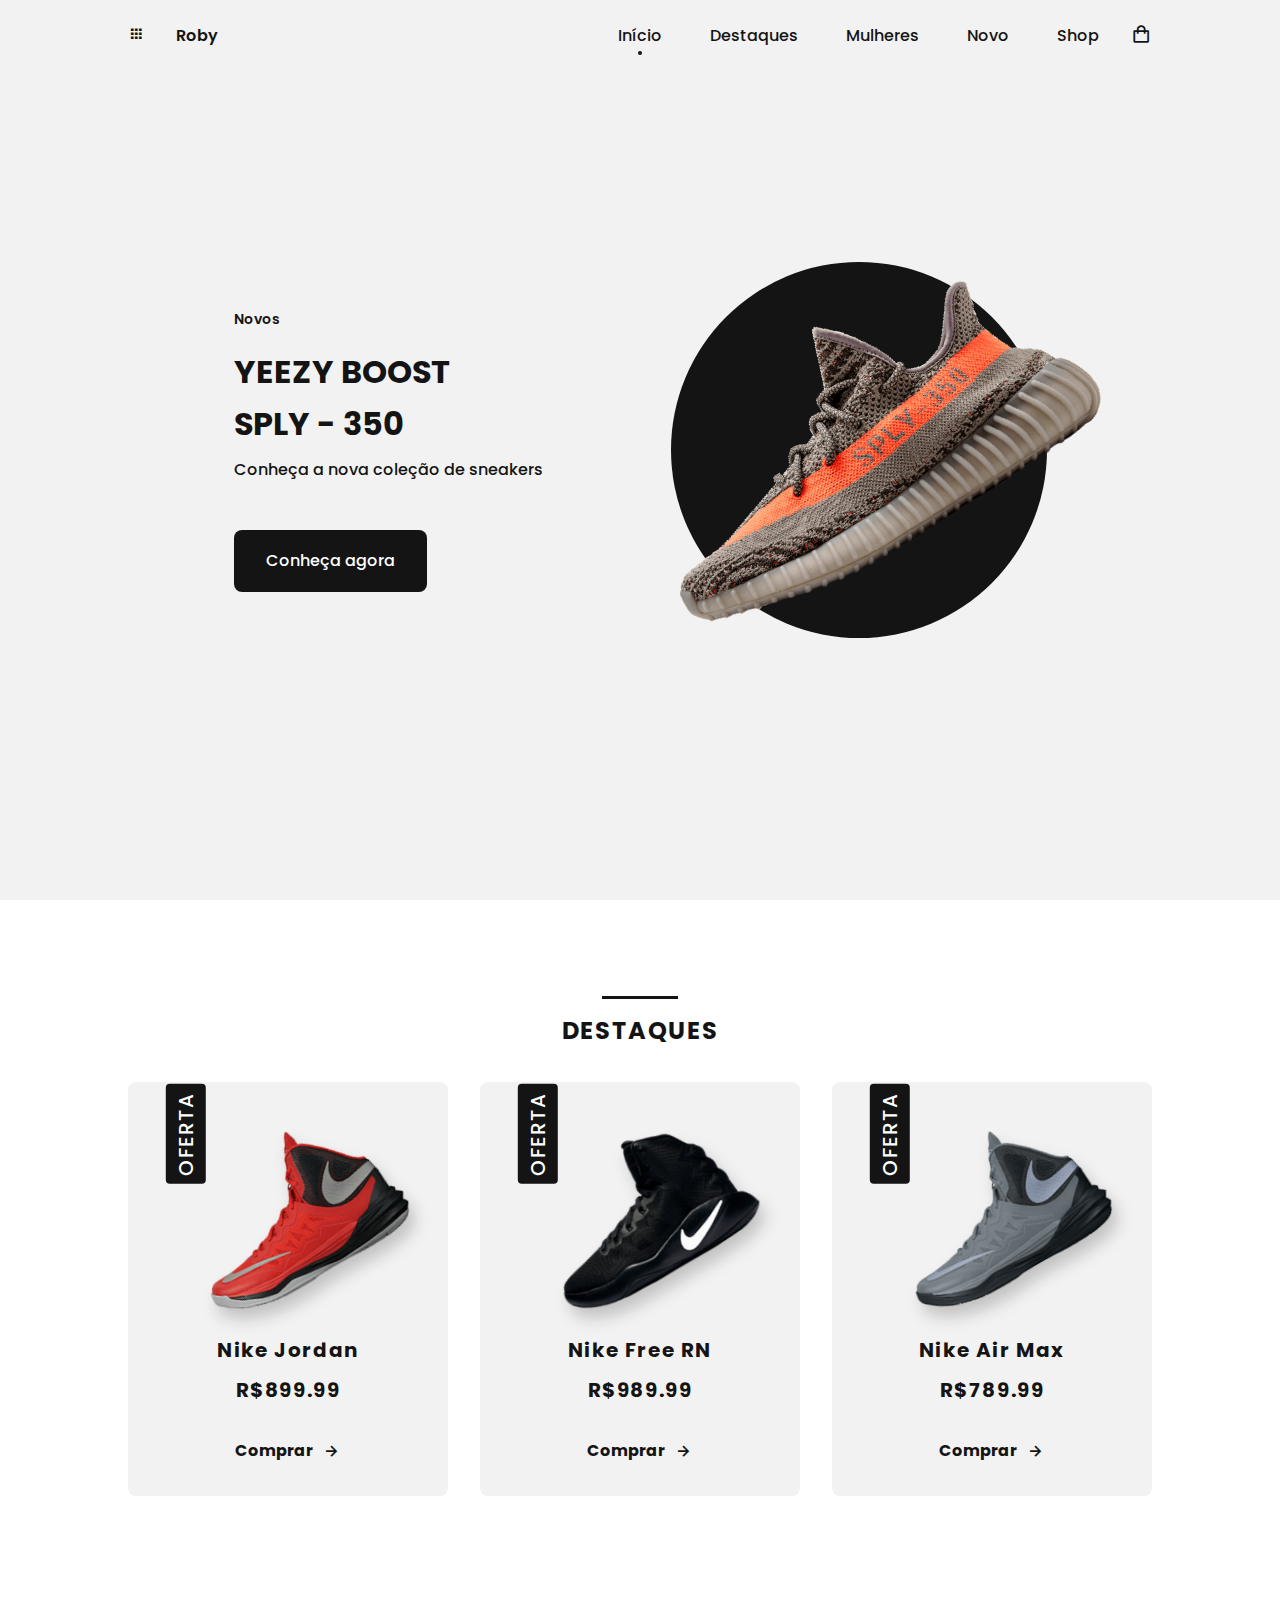
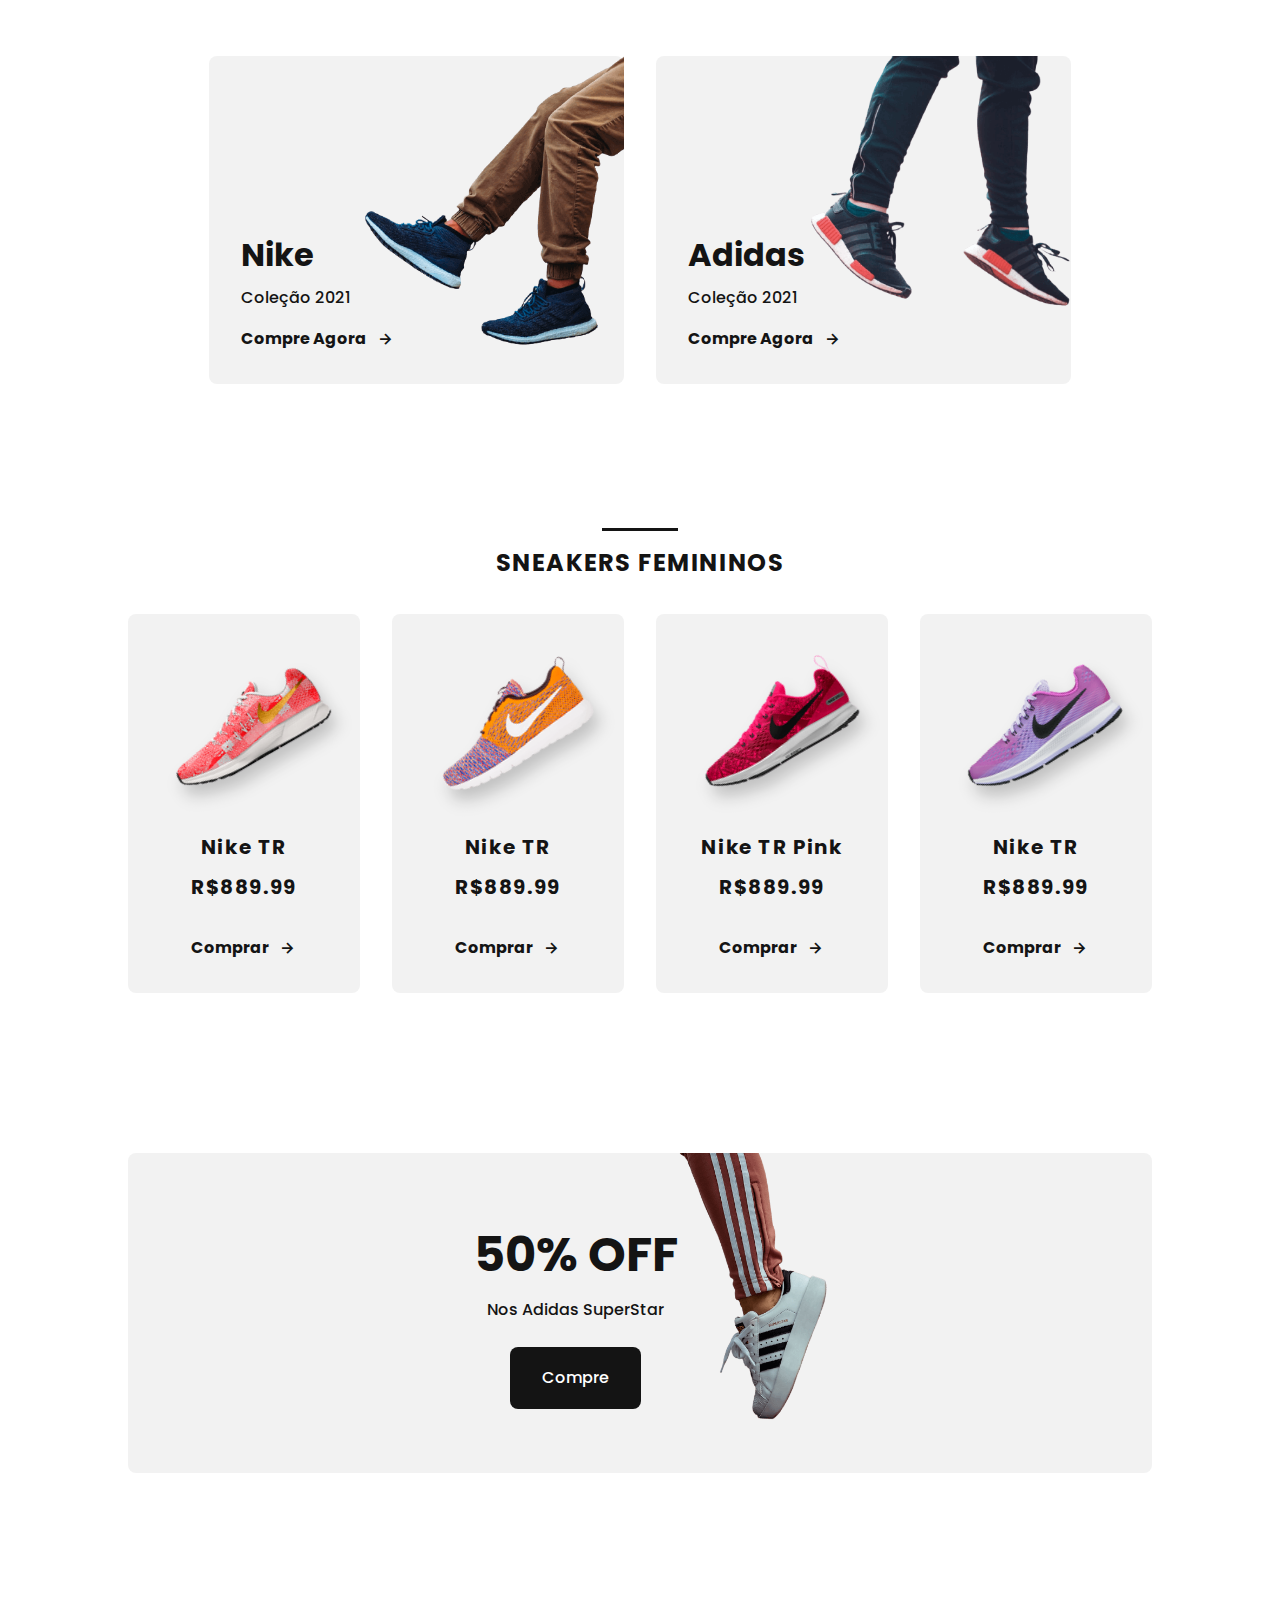
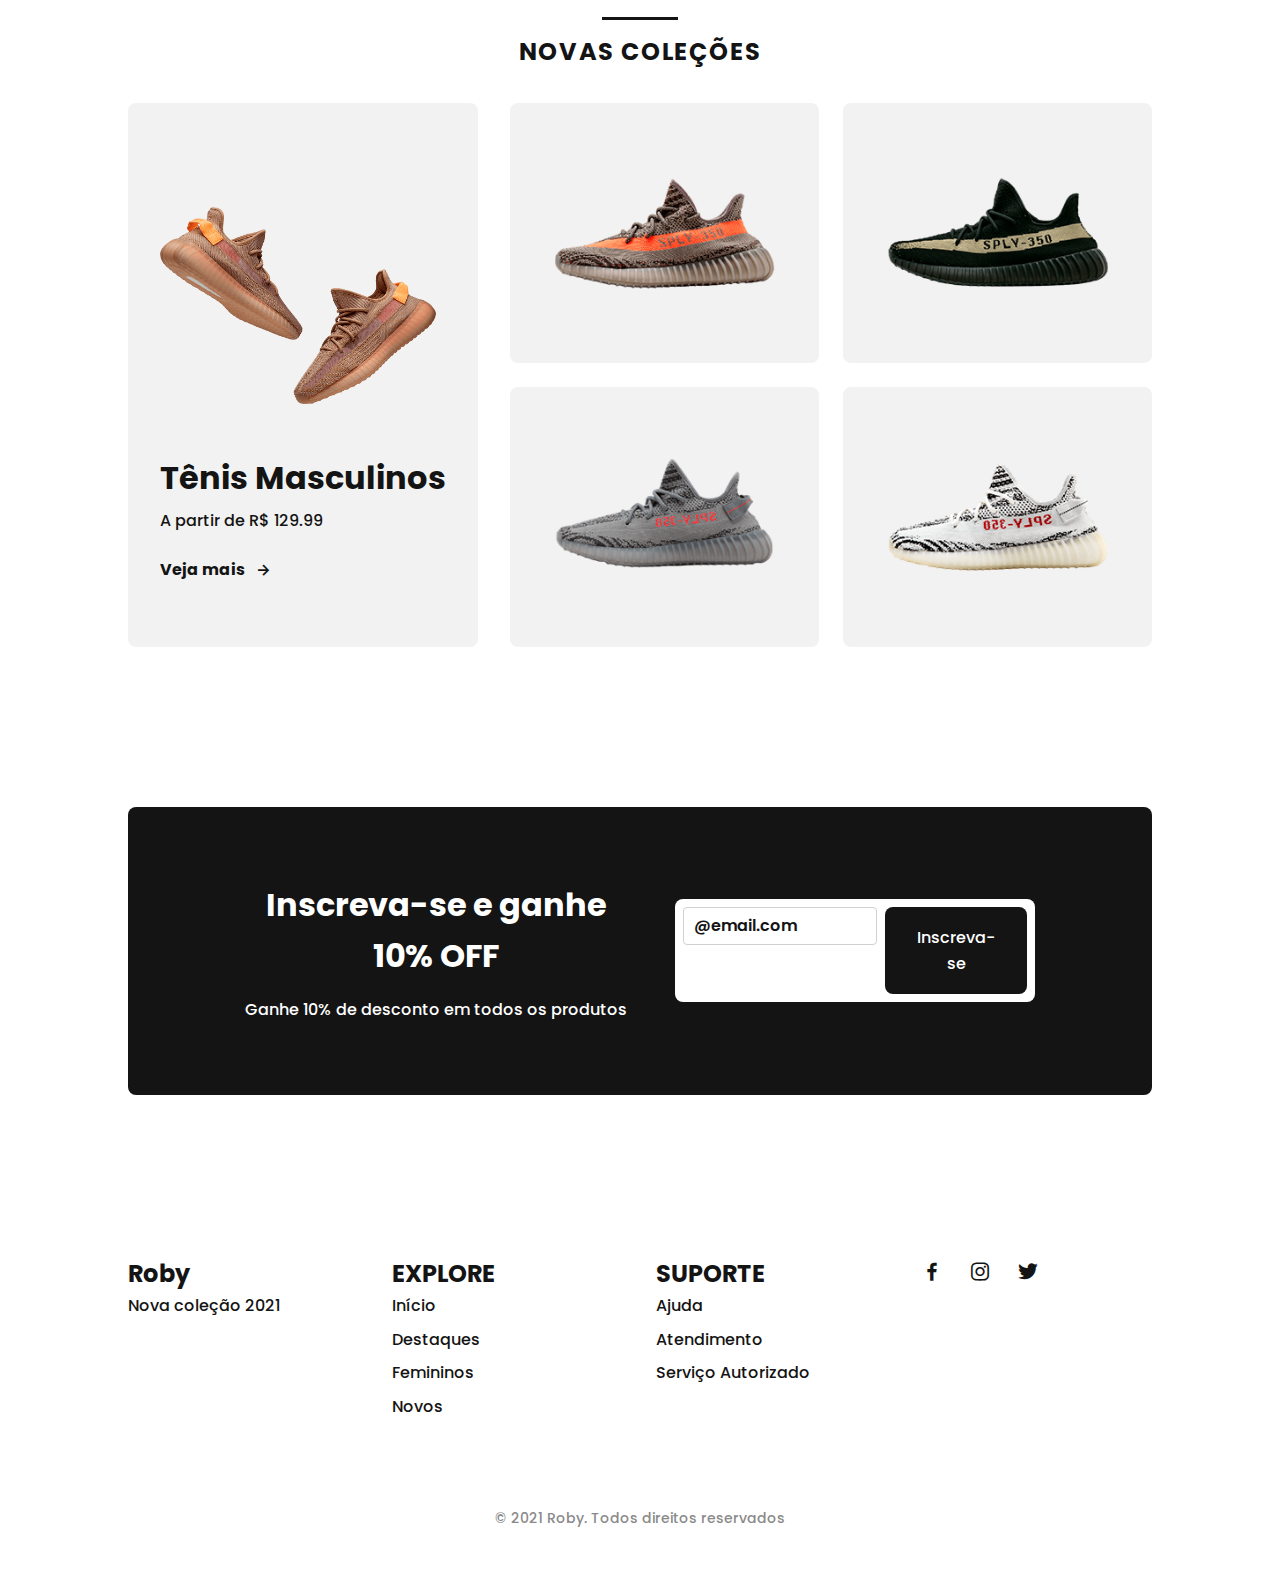
<file: index.html>
<!DOCTYPE html>
<html lang="pt-br">
<head>

    <meta charset="utf-8">
    <title>Roby Store</title>
    <meta name="viewport" content="width=device-width, initial-scale=1">

	  <link href="https://maxcdn.bootstrapcdn.com/font-awesome/4.4.0/css/font-awesome.min.css" rel="stylesheet">
    <link href="https://unpkg.com/boxicons@2.0.9/css/boxicons.min.css" rel="stylesheet">

    <link rel="stylesheet" href="css/style.css">

    <link rel="icon" type="image/png" href="images/favicon.png">

</head>
  <body>
      <header class="l-header" id="header">
        <nav class="nav bd-grid">
          <div class="nav_toggle" id="nav-toggle">
            <i class='bx bxs-grid'></i>
          </div>

          <a href="#" class="nav-logo">Roby</a>

          <div class="nav-menu" id="nav-menu">
            <ul class="nav-list">
              <li class="nav-item"><a href="#home" class="nav-link active">Início</a></li>
              <li class="nav-item"><a href="#featured" class="nav-link">Destaques</a></li>
              <li class="nav-item"><a href="#women" class="nav-link">Mulheres</a></li>
              <li class="nav-item"><a href="#new" class="nav-link">Novo</a></li>
              <li class="nav-item"><a href="shop.html" class="nav-link">Shop</a></li>
            </ul>
          </div>

          <div class="nav-shop">
            <a class="" href="cart.html#cart"> <i class='bx bx-shopping-bag'></i> </a>
        </div>
        </nav>
      </header>
      
      <main class="l-main">
        <section class="home" id="home">
          <div class="home-container bd-grid">
            <div class="home-sneaker">
              <div class="home-shape"></div>
                <img src="/images/imghome.png" alt="" class="home-img">
            </div>

            <div class="home-data">
              <span class="home-new">Novos</span>
              <h1 class="home-title">YEEZY BOOST <br> SPLY - 350</h1>
              <p class="home-description">Conheça a nova coleção de sneakers</p>
              <a href="#" class="button">Conheça agora</a>
            </div>
          </div>
        </section>

        <section class="featured section" id="featured">
          <h2 class="section-title">DESTAQUES</h2>
          <div class="featured-container bd-grid">
            <article class="sneaker">
              <div class="sneaker-sale">OFERTA</div>
              <img src="images/nike1.png" alt="" class="sneaker-img">
              <span class="sneaker-name">Nike Jordan</span>
              <span class="sneaker-price">R$899.99</span>
              <a href="shop.html#product/1" class="button-light">Comprar<i class='bx bx-right-arrow-alt button-icon'></i></a>
            </article>
            <article class="sneaker">
              <div class="sneaker-sale">OFERTA</div>
              <img src="images/nike2.png" alt="" class="sneaker-img">
              <span class="sneaker-name">Nike Free RN</span>
              <span class="sneaker-price">R$989.99</span>
              <a href="shop.html#product/2" class="button-light">Comprar<i class='bx bx-right-arrow-alt button-icon'></i></a>
            </article>
            <article class="sneaker">
              <div class="sneaker-sale">OFERTA</div>
              <img src="images/nike3.png" alt="" class="sneaker-img">
              <span class="sneaker-name">Nike Air Max</span>
              <span class="sneaker-price">R$789.99</span>
              <a href="shop.html#product/3" class="button-light">Comprar<i class='bx bx-right-arrow-alt button-icon'></i></a>
            </article>
          </div>
        </section>

        <section class="collection section">
          <div class="collection-container bd-grid">
            <div class="collection-card">
              <div class="collection-data">
                <h3 class="collection-name">Nike</h3>
                <p class="collection-description">Coleção 2021</p>
                <a href="#" class="button-light">Compre Agora<i class='bx bx-right-arrow-alt button-icon'></i></a>
              </div>
              <img src="images/nikecollection.png" alt="" class="collection-img">
            </div>

            <div class="collection-card">
              <div class="collection-data">
                <h3 class="collection-name">Adidas</h3>
                <p class="collection-description">Coleção 2021</p>
                <a href="#" class="button-light">Compre Agora<i class='bx bx-right-arrow-alt button-icon'></i></a>
              </div>
              <img src="images/adidascollection.png" alt="" class="collection-img">
            </div>
        </section>

        <section class="women section" id="women">
          <h2 class="section-title">SNEAKERS FEMININOS</h2>

          <div class="women-container bd-grid">
            <article class="sneaker">
              <img src="images/women1.png" alt="" class="sneaker-img">
              <span class="sneaker-name">Nike TR</span>
              <span class="sneaker-price">R$889.99</span>
              <a href="shop.html#product/4" class="button-light">Comprar<i class='bx bx-right-arrow-alt button-icon'></i></a>
            </article>
            <article class="sneaker">
              <img src="images/women2.png" alt="" class="sneaker-img">
              <span class="sneaker-name">Nike TR</span>
              <span class="sneaker-price">R$889.99</span>
              <a href="shop.html#product/5" class="button-light">Comprar<i class='bx bx-right-arrow-alt button-icon'></i></a>
            </article>
            <article class="sneaker">
              <img src="images/women3.png" alt="" class="sneaker-img">
              <span class="sneaker-name">Nike TR Pink</span>
              <span class="sneaker-price">R$889.99</span>
              <a href="shop.html#product/6" class="button-light">Comprar<i class='bx bx-right-arrow-alt button-icon'></i></a>
            </article>
            <article class="sneaker">
              <img src="images/women4.png" alt="" class="sneaker-img">
              <span class="sneaker-name">Nike TR</span>
              <span class="sneaker-price">R$889.99</span>
              <a href="shop.html#product/7" class="button-light">Comprar<i class='bx bx-right-arrow-alt button-icon'></i></a>
            </article>
          </div>
        </section>

        <section class="offer section">
          <div class="offer-container bd-grid">
            <div class="offer-data">
              <h3 class="offer-title">50% OFF</h3>
              <p class="offer-description">Nos Adidas SuperStar</p>
              <a href="#" class="button">Compre</a>
            </div>
            <img src="images/offert.png" alt="" class="offer-img">
          </div>
        </section>

        <section class="new section" id="new">
          <h2 class="section-title">NOVAS COLEÇÕES</h2>

          <div class="new-container bd-grid">
            <div class="new-mens">
              <img src="images/adidas1.png" alt="" class="new-mens-img">
              <h3 class="new-title">Tênis Masculinos</h3>
              <span class="new-price">A partir de R$ 129.99</span>
              <a href="#" class="button-light">Veja mais<i class='bx bx-right-arrow-alt button-icon'></i></a>
            </div>

            <div class="new-sneaker">
              <div class="new-sneaker-card">
                <img src="images/adidas2.png" alt="" class="new-sneaker-img">
                <div class="new-sneaker-overlay">
                  <a href="shop.html#product/8" class="button">Saiba mais</a>
                </div>
              </div>
              <div class="new-sneaker-card">
                <img src="images/adidas3.png" alt="" class="new-sneaker-img">
                <div class="new-sneaker-overlay">
                  <a href="shop.html#product/9" class="button">Saiba mais</a>
                </div>
              </div>
              <div class="new-sneaker-card">
                <img src="images/adidas4.png" alt="" class="new-sneaker-img">
                <div class="new-sneaker-overlay">
                  <a href="shop.html#product/10" class="button">Saiba mais</a>
                </div>
              </div>
              <div class="new-sneaker-card">
                <img src="images/adidas5.png" alt="" class="new-sneaker-img">
                <div class="new-sneaker-overlay">
                  <a href="shop.html#product/11" class="button">Saiba mais</a>
                </div>
              </div>

            </div>
          </div>
        </section>


        <section class="newslatter section">
          <div class="newslatter-container bd-grid">
            <div>
              <h3 class="newslatter-title">Inscreva-se e ganhe <br> 10% OFF</h3>
              <p class="newslatter-description">Ganhe 10% de desconto em todos os produtos</p>
            </div>

            <form action="" class="newslatter-subscribe">
              <input type="text" placeholder="@email.com" class="newslatter-input">
              <a href="#" class="button">Inscreva-se</a>
            </form>
          </div>
        </section>

        <footer class="footer section">
          <div class="footer-container bd-grid">
            <div class="footer-box">
              <h3 class="footer-title">Roby</h3>
              <p class="footer-description">Nova coleção 2021</p>
            </div>
            <div class="footer-box">
              <h3 class="footer-title">EXPLORE</h3>
              <ul>
                <li><a href="#home" class="footer-link">Início</a></li>
                <li><a href="#featured" class="footer-link">Destaques</a></li>
                <li><a href="#women" class="footer-link">Femininos</a></li>
                <li><a href="#new" class="footer-link">Novos</a></li>
              </ul>
            </div>

            <div class="footer-box">
              <h3 class="footer-title">SUPORTE</h3>
              <ul>
                <li><a href="#" class="footer-link">Ajuda</a></li>
                <li><a href="#" class="footer-link">Atendimento</a></li>
                <li><a href="#" class="footer-link">Serviço Autorizado</a></li>
              </ul>
            </div>

            <div class="footer-box">
              <a href="#" class="footer-social"><i class='bx bxl-facebook' ></i></a>
              <a href="#" class="footer-social"><i class='bx bxl-instagram' ></i></a>
              <a href="#" class="footer-social"><i class='bx bxl-twitter' ></i></a>
            </div>
          </div>

          <p class="footer-copy">&#169; 2021 Roby. Todos direitos reservados</p>
        </footer>
      </main>

      <script src="js/script.js"></script>
  </body>
</html>
</file>
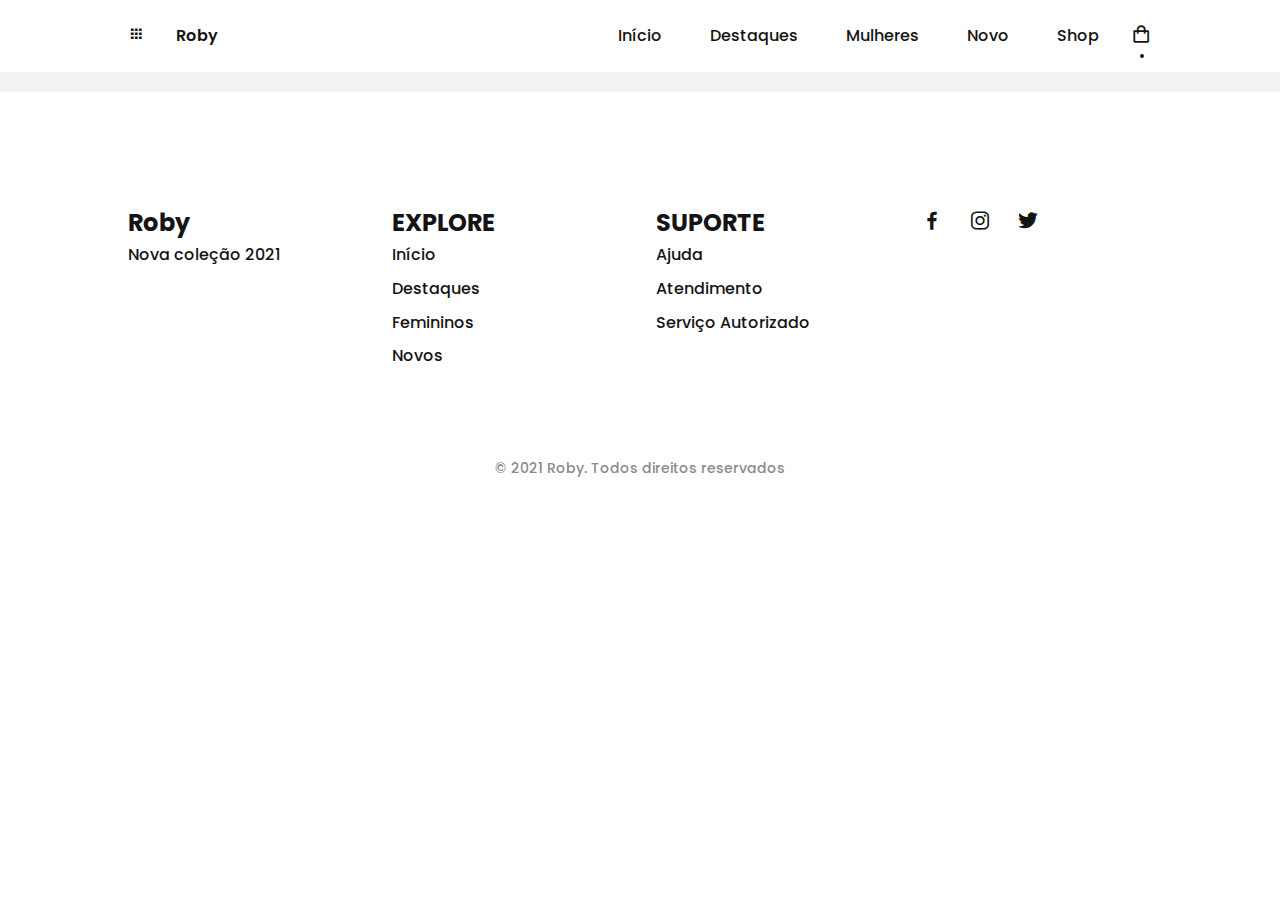
<file: cart.html>
<!DOCTYPE html>
<html lang="pt-br">
<head>

    <meta charset="utf-8">
    <title>Roby Store</title>
    <meta name="viewport" content="width=device-width, initial-scale=1">

	  <link href="https://maxcdn.bootstrapcdn.com/font-awesome/4.4.0/css/font-awesome.min.css" rel="stylesheet">
    <link href="https://unpkg.com/boxicons@2.0.9/css/boxicons.min.css" rel="stylesheet">

    <link rel="stylesheet" href="css/simpleStore.min.css">
    <link rel="stylesheet" href="css/style.css">

    <link rel="icon" type="image/png" href="images/favicon.png">

</head>
<body>
        <nav class="nav bd-grid">
          <div class="nav_toggle" id="nav-toggle">
            <i class="bx bxs-grid"></i>
          </div>
    
          <a href="#" class="nav-logo">Roby</a>
    
          <div class="nav-menu" id="nav-menu">
            <ul class="nav-list">
              <li class="nav-item"><a href="index.html" class="nav-link">Início</a></li>
              <li class="nav-item"><a href="index.html#featured" class="nav-link">Destaques</a></li>
              <li class="nav-item"><a href="index.html#women" class="nav-link">Mulheres</a></li>
              <li class="nav-item"><a href="index.html#new" class="nav-link">Novo</a></li>
              <li class="nav-item"><a href="shop.html" class="nav-link">Shop</a></li>
            </ul>
          </div>
    
          <div class="nav-shop">
            <a class="active" href="cart.html#cart"> <i class='bx bx-shopping-bag'></i> </a>
        </div>
      </nav>
      </header>

    <!-- Primary Page Layout
    –––––––––––––––––––––––––––––––––––––––––––––––––– -->
    <section class="home" id="home">
        <div class="container simpleStore">
            <div class="simpleStore_container"></div>
            <div class="simpleStore_cart_container"></div>
        </div>
    </section>

    <!-- Cart View -->
    <script id="cart-template" type="x-template">
        <div class="simpleStore_cart">
            <h2>Carrinho</h2>

            <div class="row">
                <div class="eight columns">
                    <div class="simpleCart_items"></div>
                    <a href="javascript:;" class="simpleCart_empty u-pull-left"><i class="fa fa-trash-o"></i> Limpar o carrinho</a>
                </div>
                <div class="four columns">
                    <div class="cart_info">
                        <div class="cart_info_item cart_itemcount">Items:
                            <div class="simpleCart_quantity"></div>
                        </div>
                        <div class="cart_info_item cart_shipping">Frete:
                            <div class="simpleCart_shipping"></div>
                        </div>
                        <div class="cart_info_item cart_total"><b>Total:
                            <div class="simpleCart_grandTotal"></div>
                        </b></div>
                        <a href="javascript:;" class="button simpleStore_checkout u-pull-right">Comprar <i class="fa fa-arrow-right"></i></a>
                    </div>
                </div>
            </div>
        </div>
    </script>

    <!-- Error View -->
    <script id="error-template" type="x-template">
        <div class="error">
            <b>Sorry, something went wrong :(</b>
			<p class="error_text"></p>
			<a href="#" class="close alert_close">&times;</a>
        </div>
    </script>

    <footer class="footer section">
        <div class="footer-container bd-grid">
          <div class="footer-box">
            <h3 class="footer-title">Roby</h3>
            <p class="footer-description">Nova coleção 2021</p>
          </div>
          <div class="footer-box">
            <h3 class="footer-title">EXPLORE</h3>
            <ul>
              <li><a href="#home" class="footer-link">Início</a></li>
              <li><a href="#featured" class="footer-link">Destaques</a></li>
              <li><a href="#women" class="footer-link">Femininos</a></li>
              <li><a href="#new" class="footer-link">Novos</a></li>
            </ul>
          </div>

          <div class="footer-box">
            <h3 class="footer-title">SUPORTE</h3>
            <ul>
              <li><a href="#" class="footer-link">Ajuda</a></li>
              <li><a href="#" class="footer-link">Atendimento</a></li>
              <li><a href="#" class="footer-link">Serviço Autorizado</a></li>
            </ul>
          </div>

          <div class="footer-box">
            <a href="#" class="footer-social"><i class='bx bxl-facebook' ></i></a>
            <a href="#" class="footer-social"><i class='bx bxl-instagram' ></i></a>
            <a href="#" class="footer-social"><i class='bx bxl-twitter' ></i></a>
          </div>
        </div>

        <p class="footer-copy">&#169; 2021 Roby. Todos direitos reservados</p>
      </footer>

<script src="js/script.js"></script>
</body>

<script src="//code.jquery.com/jquery-2.1.4.min.js"></script>
<script src="js/simpleCart.min.js"></script>
<script src="js/simpleStore.min.js"></script>
<script src="js/config.js"></script>

</html>
</file>
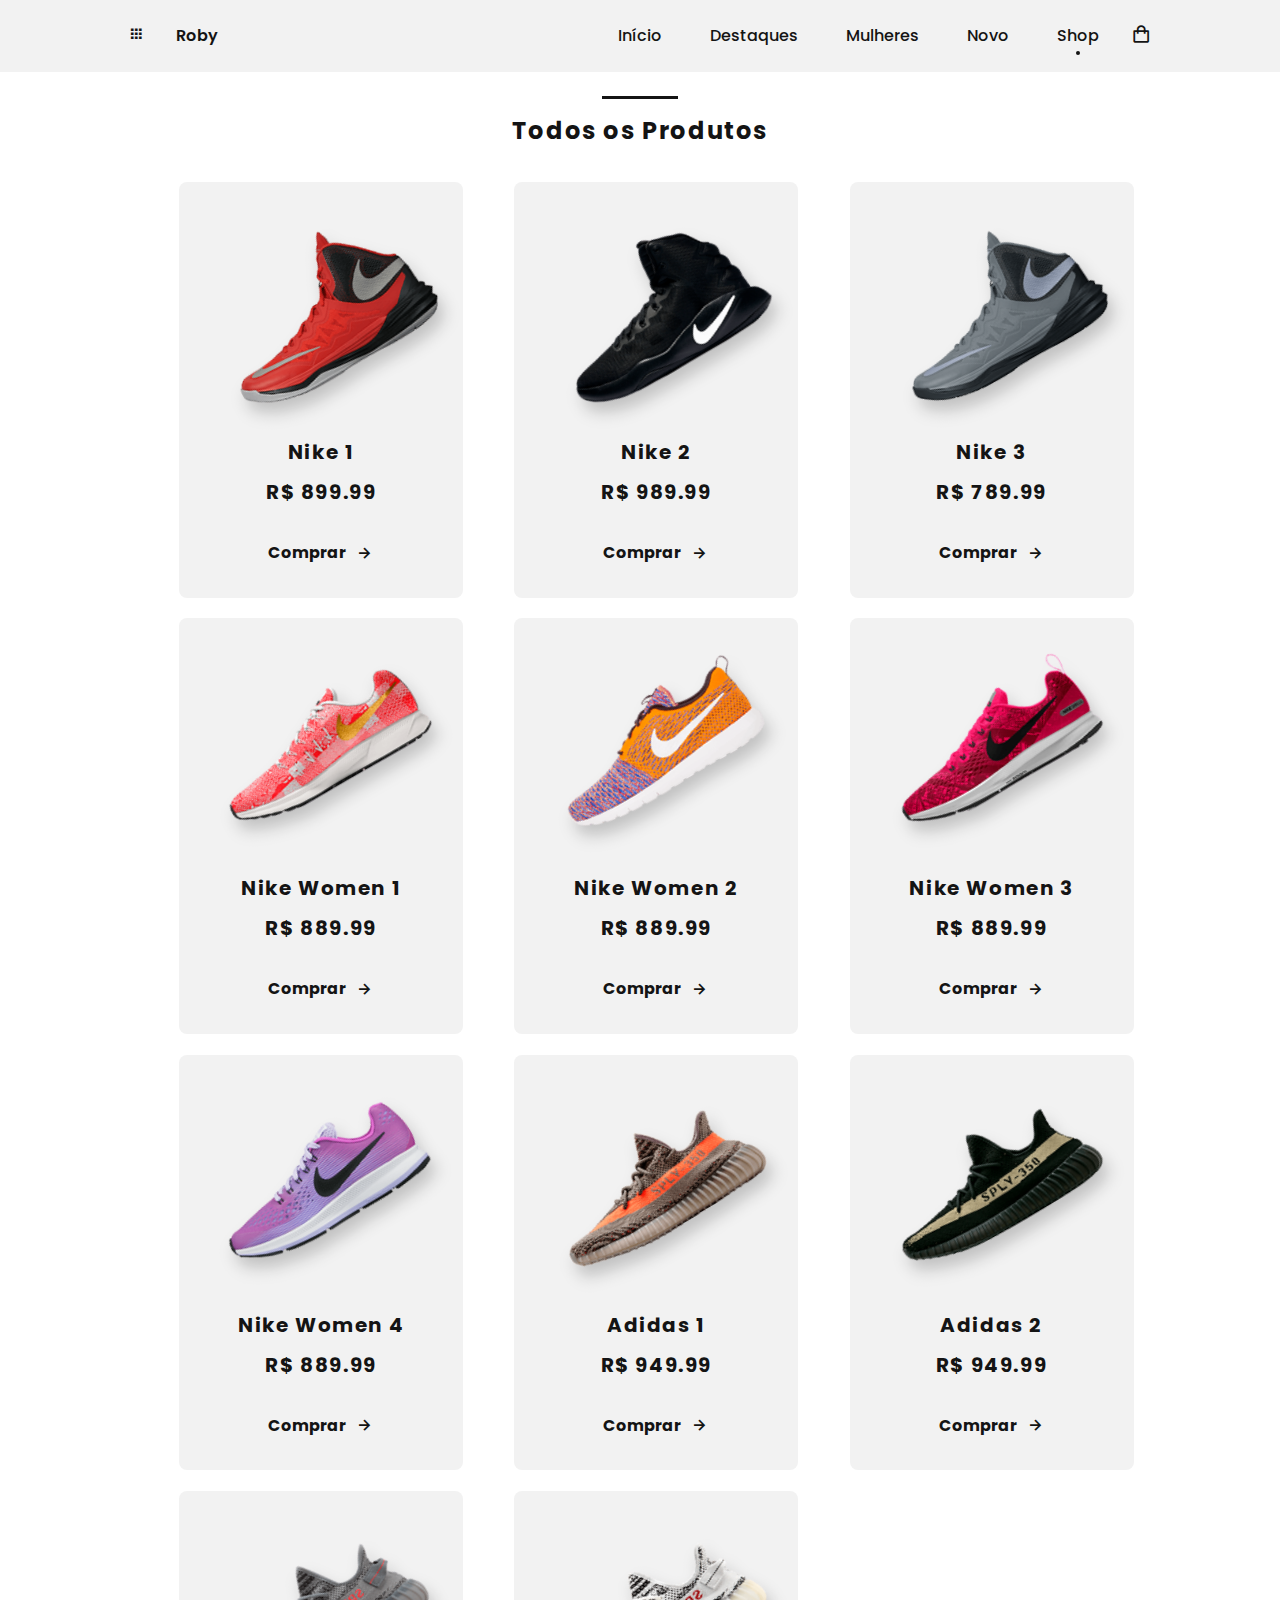
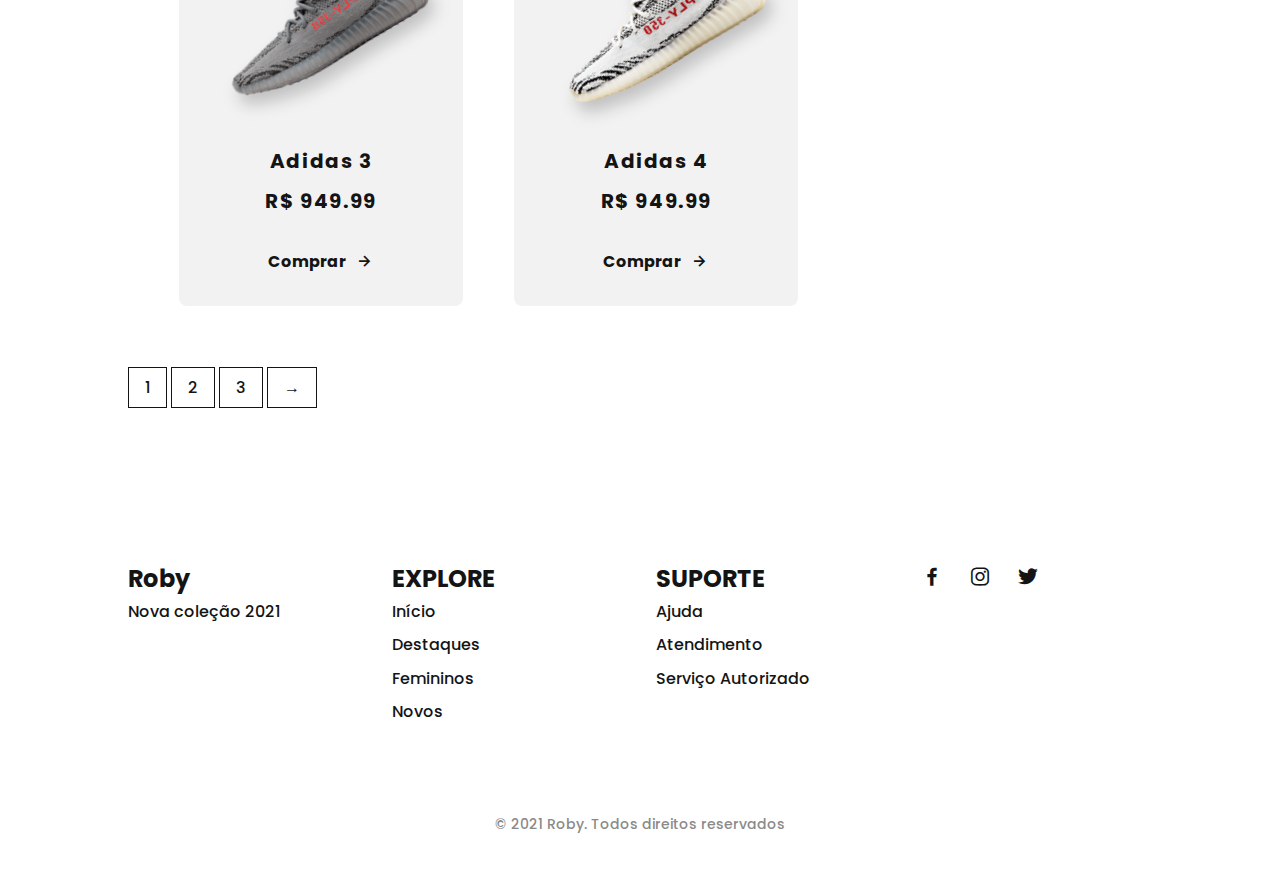
<file: shop.html>
<!DOCTYPE html>
<html lang="pt-br">
<head>

    <meta charset="utf-8">
    <title>Roby Store</title>
    <meta name="viewport" content="width=device-width, initial-scale=1">

	  <link href="https://maxcdn.bootstrapcdn.com/font-awesome/4.4.0/css/font-awesome.min.css" rel="stylesheet">
    <link href="https://unpkg.com/boxicons@2.0.9/css/boxicons.min.css" rel="stylesheet">

    <link rel="stylesheet" href="css/simpleStore.min.css">
    <link rel="stylesheet" href="css/style.css">

    <link rel="icon" type="image/png" href="images/favicon.png">

</head>
<body>
    <header class="l-header" id="header">
      <nav class="nav bd-grid">
        <div class="nav_toggle" id="nav-toggle">
          <i class="bx bxs-grid"></i>
        </div>
  
        <a href="#" class="nav-logo">Roby</a>
  
        <div class="nav-menu" id="nav-menu">
          <ul class="nav-list">
            <li class="nav-item"><a href="index.html" class="nav-link">Início</a></li>
            <li class="nav-item"><a href="index.html#featured" class="nav-link">Destaques</a></li>
            <li class="nav-item"><a href="index.html#women" class="nav-link">Mulheres</a></li>
            <li class="nav-item"><a href="index.html#new" class="nav-link">Novo</a></li>
            <li class="nav-item"><a href="#" class="nav-link active">Shop</a></li>
          </ul>
        </div>
  
        <div class="nav-shop">
            <a class="" href="cart.html#cart"> <i class='bx bx-shopping-bag'></i> </a>
        </div>
      </nav>
    </header>
    
    <main class="l-main">
        <section class="featured section" id="shop">
        <h2 class="section-title">Todos os Produtos</h2>
        <div class="simpleStore_container bd-grid"></div>

      <script id="products-template" type="x-template">
          <div class="featured-container2">
              <article class="sneaker">
                  <img src="" alt="" class="sneaker-img item_thumb">
                  <span class="sneaker-name item_name"></span>
                  <span class="sneaker-price">R$ <a class="sneaker-price item_price"></a></span>
                  <a href="#" class="button-light simpleStore_getDetail">Comprar<i class='bx bx-right-arrow-alt button-icon'></i></a>
              </article>
          </div>
      </script>

      <script id="product-detail-template" type="x-template">
          <div class="simpleCart_shelfItem simpleStore_detailView">
              <a href="#" class="close view_close">&times;</a>

              <div class="row">
                  <div class="four columns">
                      <img src="" class="item_thumb"/>
                  </div>
                  <div class="eight columns">
                      <h5 class="item_name"></h5>

                      <p class="item_description"></p>
                      <span class="item_price"></span>

                      <div class="qty">
                          <label>QNT</label>
                          <input type="number" value="1" min="1" step="1" class="item_Quantity">
                      </div>
                      <div class="simpleStore_options"></div>
                      <a class="item_add button u-pull-right" href="javascript:;">Carrinho</a>
                  </div>
              </div>
          </div>
      </script>

      <!-- Error View -->
      <script id="error-template" type="x-template">
          <div class="error">
              <b>Sorry, something went wrong :(</b>
        <p class="error_text"></p>
        <a href="#" class="close alert_close">&times;</a>
          </div>
      </script>

    </div>
    <div class="sneaker-pages bd-grid">
    <div>
        <span class="sneaker-pag">1</span>
        <span class="sneaker-pag">2</span>
        <span class="sneaker-pag">3</span>
        <span class="sneaker-pag">&#8594;</span>
    </div>
    </div>
    </section>
    </main>

    <footer class="footer section">
        <div class="footer-container bd-grid">
          <div class="footer-box">
            <h3 class="footer-title">Roby</h3>
            <p class="footer-description">Nova coleção 2021</p>
          </div>
          <div class="footer-box">
            <h3 class="footer-title">EXPLORE</h3>
            <ul>
              <li><a href="#home" class="footer-link">Início</a></li>
              <li><a href="#featured" class="footer-link">Destaques</a></li>
              <li><a href="#women" class="footer-link">Femininos</a></li>
              <li><a href="#new" class="footer-link">Novos</a></li>
            </ul>
          </div>

          <div class="footer-box">
            <h3 class="footer-title">SUPORTE</h3>
            <ul>
              <li><a href="#" class="footer-link">Ajuda</a></li>
              <li><a href="#" class="footer-link">Atendimento</a></li>
              <li><a href="#" class="footer-link">Serviço Autorizado</a></li>
            </ul>
          </div>

          <div class="footer-box">
            <a href="#" class="footer-social"><i class='bx bxl-facebook' ></i></a>
            <a href="#" class="footer-social"><i class='bx bxl-instagram' ></i></a>
            <a href="#" class="footer-social"><i class='bx bxl-twitter' ></i></a>
          </div>
        </div>

        <p class="footer-copy">&#169; 2021 Roby. Todos direitos reservados</p>
      </footer>

<script src="js/script.js"></script>
</body>

<script src="//code.jquery.com/jquery-2.1.4.min.js"></script>
<script src="js/simpleCart.min.js"></script>
<script src="js/simpleStore.min.js"></script>
<script src="js/config.js"></script>

</html>
</file>
<file: css/style.css>
@import url("https://fonts.googleapis.com/css2?family=Poppins:wght@400;500;600;700&display=swap");

:root{
  --header-height: 3rem;

  --font-medium: 500;
  --font-semi-bold: 600;
  --font-bold: 700;

  --dark-color: #141414;
  --dark-color-light: #8A8A8A;
  --dark-color-lighten: #f2f2f2;
  --white-color: #FFF;

  --body-font: 'Poppins', sans-serif;
  --big-font-size: 1.25rem;
  --bigger-font-size: 1.5rem;
  --biggest-font-size: 2rem;
  --h2-font-size: 1.25rem;
  --normal-font-size: 0.938rem;
  --smaller-font-size: .813rem;

  --mb-1: .5rem;
  --mb-2: 1rem;
  --mb-3: 1.5rem;
  --mb-4: 2rem;
  --mb-5: 2.5rem;
  --mb-6: 3rem;

  --z-fixed: 100;

  --rotate-img: rotate(-30deg);
}

@media screen and (min-width: 768px){
  :root {
    --big-font-size: 1.5rem;
    --bigger-font-size: 2rem;
    --biggest-font-size: 3rem;
    --normal-font-size: 1rem;
    --smaller-font-size: .875rem;
  }
}

*,::before,::after{
  box-sizing: border-box;
}

html{
  scroll-behavior: smooth;
}

body {
  margin: var(--header-height) 0 0 0;
  font-family: var(--body-font);
  font-size: var(--normal-font-size);
  font-weight: var(--font-medium);
  color: var(--dark-color);
  line-height: 1.6;
}

h1,h2,h3,p,ul {
  margin: 0;
}

ul {
  padding: 0;
  list-style: none;
}

a {
  text-decoration: none;
  color: var(--dark-color);
}

img {
  max-width: 100%;
  height: auto;
  display: block;
}

.section {
  padding: 5rem 0 2rem;
}

.section-title {
  position: relative;
  font-size: var(--big-font-size);
  margin-bottom: var(--mb-4);
  text-align: center;
  letter-spacing: 0.1rem;
}

.section-title::after {
  content: '';
  position: absolute;
  width: 56px;
  height: 0.18rem;
  top: -1rem;
  left: 0;
  right: 0;
  margin: auto;
  background-color: var(--dark-color);
}

.bd-grid {
  max-width: 1024px;
  display: grid;
  grid-template-columns: 100%;
  column-gap: 2rem;
  width: calc(100% - 2rem);
  margin-left: var(--mb-2);
  margin-right: var(--mb-2);
}

.l-header {
  width: 100%;
  position: fixed;
  top: 0;
  left: 0;
  z-index: var(--z-fixed);
  background-color: var(--dark-color-lighten);
}

.nav {
  height: var(--header-height);
  display: flex;
  justify-content: space-between;
  align-items: center;
}

@media screen and (max-width: 768px) {
  .nav-menu{
    position: fixed;
    top: var(--header-height);
    left: -100%;
    width: 70%;
    height: 100%;
    padding: 2rem;
    background-color: var(--white-color);
    transition: .3s;
  }
}

.nav-item {
  margin-bottom: var(--mb-4);
}

.nav-logo {
  font-weight: var(--font-semi-bold);
}

.nav-toggle, .nav-shop{
  font-size: 1.3rem;
  cursor: pointer;
}

.show {
  left: 0;
}

.active {
  position: relative;
}

.active::before {
  content: '';
  position: absolute;
  bottom: -.5rem;
  left: 45%;
  width: 4px;
  height: 4px;
  background-color: var(--dark-color);
  border-radius: 50%;
}

.scroll-header {
  background-color: var(--white-color);
  box-shadow: 0 2px 4px rgba(0, 0, 0, 0.1); 
}

.home {
  background-color: var(--dark-color-lighten);
  overflow: hidden;
}

.home-container {
  height: calc(100vh - var(--header-height));
}

.home-sneaker {
  position: relative;
  display: flex;
  justify-content: center;
  align-self: center;
}

.home-shape {
  width: 220px;
  height: 220px;
  background-color: var(--dark-color);
  border-radius: 50%;
}

.home-img {
  position: absolute;
  top: 1.5em;
  max-width: initial;
  width: 275px;
  transform: var(--rotate-img);
}

.home-new {
  display: block;
  font-size: var(--smaller-font-size);
  font-weight: var(--font-semi-bold);
  margin-bottom: var(--mb-2);
}

.home-title {
  font-size: var(--bigger-font-size);
  margin-bottom: var(--mb-1);
}

.home-description {
  margin-bottom: var(--mb-6);
}

.button {
  display: inline-block;
  background-color: var(--dark-color);
  color: var(--white-color);
  padding: 1.125rem 2rem;
  font-weight: var(--font-medium);
  border-radius: .5rem;
  transition: .3s;
}

.button:hover {
  transform: translateY(-.25rem);
}

.button-light {
  display: inline-flex;
  color: var(--dark-color);
  font-weight: var(--font-bold);
  align-items: center;
}

.button-icon {
  font-size: 1.25rem;
  margin-left: var(--mb-1);
  transition: .3s;
}

.button-light:hover .button-icon {
  transform: translateX(.25rem);
}

.featured-container {
  row-gap: 2rem;
  grid-template-columns: repeat(auto-fit, minmax(220px, 1fr));
}

.featured-container2 {
  row-gap: 2rem;
  float: left;
  margin-left: 5%;
  margin-bottom: 2%;
}

.sneaker {
  position: relative;
  display: flex;
  flex-direction: column;
  align-items: center;
  padding: 2rem;
  background-color: var(--dark-color-lighten);
  border-radius: .5rem;
  transition: .3s;
}

.sneaker-sale {
  position: absolute;
  left: .5rem;
  background-color: var(--dark-color);
  color: var(--white-color);
  padding: .25rem .5rem;
  border-radius: .25rem;
  font-size: var(--h2-font-size);
  transform: rotate(-90deg);
  letter-spacing: .1rem;
}

.sneaker-img {
  width: 220px;
  margin-top: var(--mb-3);
  margin-bottom: var(--mb-6);
  transform: var(--rotate-img);
  filter: drop-shadow(0 12px 8px rgba(0, 0, 0, 0.2));
}

.sneaker-name, .sneaker-price {
  font-size: var(--h2-font-size);
  letter-spacing: .1rem;
  font-weight: var(--font-bold);
}

.sneaker-name {
  margin-bottom: var(--mb-1);
}

.sneaker-price {
  margin-bottom: var(--mb-4);
}

.sneaker:hover {
  transform: translateY(-.5rem);
}

.sneaker-pages {
  margin-top: var(--mb-6);
}

.sneaker-pag {
  padding: .5rem 1rem;
  border: 1px solid var(--dark-color);
}

.sneaker-pag:hover {
  background-color: var(--dark-color);
  color: var(--white-color);
}

.collection-container {
  row-gap: 2rem;
  justify-content: center;
}

.collection-card {
  position: relative;
  display: flex;
  height: 328px;
  background-color: var(--dark-color-lighten);
  padding: 2rem;
  border-radius: .5rem;
  transition: .3s;
}

.collection-data {
  align-self: flex-end
}

.collection-img {
  position: absolute;
  top: 0;
  right: 0;
  width: 230px;
}

.collection-name {
  font-size: var(--bigger-font-size);
  margin-bottom: .25rem;
}

.collection-description {
  margin-bottom: var(--mb-2);
}

.collection-card:hover {
  transform: translateY(-.5rem);
}

.women-container {
  row-gap: 2rem;
  grid-template-columns: repeat(auto-fit, minmax(220px, 1fr));
}

.offer-container {
  grid-template-columns: 55% 45%;
  column-gap: 0;
  background-color: var(--dark-color-lighten);
  border-radius: 0.5rem;
  justify-content: center;
}

.offer-data {
  padding: 4rem 0 4rem 1.5rem;
}

.offer-title {
  font-size: var(--biggest-font-size);
  margin-bottom: .25rem;
}

.offer-description {
  margin-bottom: var(--mb-3);
}

.offer-img {
  width: 153px;
}

.new-container {
  row-gap: 2rem;
}

.new-mens {
  display: flex;
  flex-direction: column;
  justify-content: center;
  background-color: var(--dark-color-lighten);
  border-radius: .5rem;
  padding: 2rem;
}

.new-mens-img {
  width: 276px;
  margin-bottom: var(--mb-3);
}

.new-title {
  font-size: var(--bigger-font-size);
  margin-bottom: .25rem;
}

.new-price {
  display: block;
  margin-bottom: var(--mb-3);
}

.new-sneaker {
  display: grid;
  gap: 1.5rem;
  grid-template-columns: repeat(auto-fit, minmax(220px, 1fr));
}

.new-sneaker-card {
  position: relative;
  padding: 3.5rem 1.5rem;
  background-color: var(--dark-color-lighten);
  border-radius: .5rem;
  overflow: hidden;
  display: flex;
  justify-content: center;
}

.new-sneaker-img {
  width: 220px;
}

.new-sneaker-overlay {
  position: absolute;
  left: 0;
  bottom: -100%;
  width: 100%;
  height: 100%;
  display: flex;
  justify-content: center;
  align-items: center;
  background-color: rgba(138, 138, 138, .3);
  transition: .3s;
}

.new-sneaker-card:hover .new-sneaker-overlay{
  bottom: 0;
}

.newslatter-container {
  background-color: var(--dark-color);
  color: var(--white-color);
  padding: 2rem .5rem;
  border-radius: .5rem;
  text-align: center;
}

.newslatter-title {
  font-size: var(--bigger-font-size);
  margin-bottom: var(--mb-2);
}

.newslatter-description {
  margin-bottom: var(--mb-5);
}

.newslatter-subscribe {
  display: flex;
  column-gap: .5rem;
  background-color: var(--white-color);
  padding: .5rem;
  border-radius: .5rem;
}

.newslatter-input {
  outline: none;
  border: none;
  width: 90%;
  font-size: var(--normal-font-size);
}

.newslatter-input::placeholder {
  color: var(--dark-color);
  font-family: var(--body-font);
  font-size: var(--normal-font-size);
  font-weight: var(--font-semi-bold);
}

.footer-container {
  grid-template-columns: repeat(auto-fit, minmax(220px, 1fr));
}

.footer-box {
  margin-bottom: var(--mb-4);
}

.footer-title {
  font-size: var(--big-font-size);
}

.footer-link {
  display: block;
  width: max-content;
  margin-bottom: var(--mb-1);
}

.footer-social {
  font-size: 1.5rem;
  margin-right: 1.25rem;
}

.footer-copy {
  padding-top: 3rem;
  font-size: var(--smaller-font-size);
  color: var(--dark-color-light);
  text-align: center;
}

@media screen and (min-width: 576px){
  .collection-container {
    grid-template-columns: 415px;
  }

  .collection-img {
    width: 260px;
  }

  .offer-container {
    grid-template-columns: max-content max-content;
  }
  
  .offer-data {
    text-align: center;
  }

  .new-mens {
    align-items: center;
  }
}

@media screen and (min-width: 768px){
  body {
    margin: 0;
  }

  .section{
    padding: 7rem 0 3rem;
  }

  .section-title::after{
    width: 76px;
  }

  .nav {
    height: calc(var(--header-height) + 1.5rem);
  }

  .nav-menu {
    margin-left: auto;
  }
  
  .nav-list {
    display: flex;
  }

  .nav-item {
    margin-left: var(--mb-6);
    margin-bottom: 0;
  }
  .nav-toggle {
    display: none;
  }

  .home-container {
    height: 100vh;
    grid-template-columns: max-content max-content;
    justify-content: center;
    align-items: center;
  }

  .home-sneaker {
    order: 1;
  }

  .home-shape {
    width: 376px;
    height: 376px;
  }
  
  .home-img {
    width: 470px;
    top: 3.5rem;
    right: 0;
    left: -3rem;
  }

  .newslatter-container {
    grid-template-columns: max-content max-content;
    justify-content: center;
    align-items: center;
    padding: 4.5rem 2rem;
    column-gap: 3rem;
  }

  .newslatter-description {
    margin-bottom: 0;
  }

  .newslatter-subscribe {
    width: 360px;
    height: max-content;
  }
}

@media screen and (min-width: 1024px){
  .bd-grid {
    margin-left: auto;
    margin-right: auto;
  }

  .home-container {
    column-gap: 8rem;
  }

  .collection-container {
    grid-template-columns: repeat(2, 415px);
  }

  .new-container {
    grid-template-columns: max-content 1fr;
  }

  .new-mens {
    align-items: initial;
    justify-content: flex-end;
    padding: 4rem 2rem;
  }

  .new-mens-img {
    margin-bottom: var(--mb-6);
  }
}

@media (min-width: 550px){
  
  .container {
          width: 80%;
  }  
  .eight.columns {
          width: 65.3333333333%;
  }
  .four.columns {
          width: 30.6666666667%;
  }
  .column:first-child, .columns:first-child {
          margin-left: 0;
  }
  .column, .columns {
          margin-left: 4%;
  }
  .column, .columns {
          width: 100%;
          float: left;
          box-sizing: border-box;
  }
  .column, .columns {
          margin-left: 4%;
  }
  .column, .columns {
      width: 100%;
      float: left;
      box-sizing: border-box;
  }
  }
      
  @media (min-width: 400px){
  .container {
      width: 85%;
      padding: 0;
      }
  }

@media (min-width: 550px){
.column:first-child, .columns:first-child {
    margin-left: 0;
}
.column, .columns {
    margin-left: 4%;
}
.column, .columns {
    width: 100%;
    float: left;
    box-sizing: border-box;
}
}

.u-pull-right {
  float: right
}
select {
  margin-right: 10px;
}
.brand, select {
  display: block;
  float: left;
}
fieldset, input, select, textarea {
  margin-bottom: 1.5rem;
}
input[type=tel], input[type=url], input[type=password], input[type=email], input[type=number], input[type=search], input[type=text], select, textarea  {
  height: 38px;
  padding: 6px 10px;
  background-color: #fff;
  border: 1px solid #D1D1D1;
  border-radius: 4px;
  box-shadow: none;
  box-sizing: border-box;
}
</file>
<file: css/simpleStore.min.css>
/* simplestore | Copyright 2015 Chris Diana (https://github.com/cdmedia/simplestore) | MIT license | v1.5 */
.brand,select {
    display: block;
    float: left
}

.brand,a.hover,a.simpleCart_empty {
    text-decoration: none
}

select {
    margin-right: 10px
}

.simpleStore {
    margin-top: 20px
}

.brand {
    color: #000
}

.brand:hover {
    color: #777
}

.brand img {
    max-height: 50px
}

.simpleCart_shelfItem {
    border: 1px solid #EFEFEF;
    padding: 25px 18px 10px;
    margin: 15px 0
}

.headerRow,.itemRow {
    border-bottom: 1px solid #E1E1E1
}

.simpleCart_items {
    display: table;
    border-collapse: collapse;
    width: 100%;
    min-height: 20px;
    margin-bottom: 50px
}

.simpleCart_items div:first-child {
    width: 100%
}

.simpleCart_decrement,.simpleCart_increment {
    font-size: 18px;
    line-height: 5px;
    text-decoration: none
}

.cart_total,.item_price {
    font-size: 20px
}

.simpleCart_shelfItem label {
    display: block;
    float: left;
    line-height: 40px;
    margin-right: 10px
}

.detail_thumb,.item_thumb {
    height: 150px;
    display: block;
    margin: 0 auto;
    padding-bottom: 10px
}

.item_Quantity {
    display: inline-block;
    width: 50px
}

.item_price {
    font-weight: 700;
    line-height: 22px
}

.item_description {
    margin-top: 1rem;
    margin-bottom: 1.5rem
}

.headerRow {
    display: table-row;
    font-weight: 700
}

.headerRow div {
    display: table-cell;
    padding: 10px
}

.itemRow.odd {
    background: #FAFAFA
}

.itemRow {
    display: table-row
}

.itemRow:last-child {
    border-bottom: 0 solid #fff
}

.itemRow div {
    display: table-cell;
    padding: 10px
}

.itemRow .item-quantity {
    text-align: center
}

.cart_info {
    position: absolute;
    bottom: 0;
    right: 0;
    margin: 22px;
    text-align: right
}

.simpleStore_cart,.simpleStore_detailView {
    position: relative;
    border: 1px solid #EFEFEF
}

.cart_info div {
    display: inline
}

.cart_info_item {
    display: block!important
}

.simpleStore_getDetail_container {
    display: block;
    float: left;
    width: 50%;
    padding: 5px 0
}

.simpleStore_detailView {
    margin: 15px 0
}

.simpleStore_detailView.simpleCart_shelfItem {
    padding: 26px 18px 8px
}

.simpleStore_detailView .item_add {
    margin: 0
}

.simpleStore_detailView .item_name {
    margin-bottom: 1rem
}

.simpleStore_detailView .item_price {
    display: block;
    margin-bottom: 1.5rem
}

.hidden,.simpleStore_cart_container {
    display: none
}

.simpleStore_cart {
    padding: 22px;
    min-height: 230px;
    margin: 15px 0
}

a.simpleCart_empty {
    color: #CDCDCD;
    text-transform: uppercase;
    font-size: 14px
}

a.simpleCart_empty:hover {
    color: #777
}

.simpleCart_checkout {
    margin: 12px 0 0
}

.loader {
    display: inline-block;
    font-size: 60px;
    line-height: 50px;
    color: #ddd;
    margin: 120px auto;
    width: 100%;
    height: 50px;
    text-align: center;
    vertical-align: bottom
}

a.back,a.close {
    position: absolute;
    margin: 0;
    line-height: 0;
    padding: 0;
    text-decoration: none
}

a.back {
    top: 10px;
    left: 18px;
    font-size: 34px;
    color: #CDCDCD
}

a.back:hover {
    color: #777
}

a.close {
    top: 18px;
    right: 14px;
    font-size: 32px;
    color: #CDCDCD;
    font-family: Garamond,"Apple Garamond"
}

a.close:hover {
    color: #777
}

.chevron::before {
    border-style: solid;
    border-width: .1em .1em 0 0;
    content: '';
    display: inline-block;
    height: .45em;
    position: relative;
    top: .15em;
    vertical-align: top;
    width: .45em;
    left: .25em;
    transform: rotate(-135deg)
}

.error {
    background: #FFE5E5;
    padding: 15px;
    border-radius: 5px;
    position: relative;
    margin-bottom: 10px
}

p.error_text {
    margin-bottom: 0
}

@media (max-width: 920px) {
    .simpleStore_getDetail_container {
        width:100%
    }

    .simpleCart_shelfItem {
        position: relative
    }

    .simpleCart_shelfItem .item_name {
        font-size: 1.8rem
    }

    .simpleStore_getDetail {
        position: inherit;
        display: block;
        width: 100%;
        margin: 0
    }
}

@media (max-width: 620px) {
    .simpleStore_detailView .item_thumb {
        margin-bottom:10px;
        display: block;
        width: 100%;
        height: auto
    }

    .simpleStore_detailView .item_add {
        position: inherit;
        display: block;
        width: 100%
    }

    .cart_info {
        position: inherit;
        margin: 0;
        padding-top: 15px;
        text-align: left;
        border-top: 1px solid #E1E1E1
    }

    .simpleCart_checkout {
        width: 100%
    }

    .simpleCart_items {
        font-size: 12px
    }

    .item-decrement,.item-increment,.item-total {
        display: none!important
    }
}
</file>
